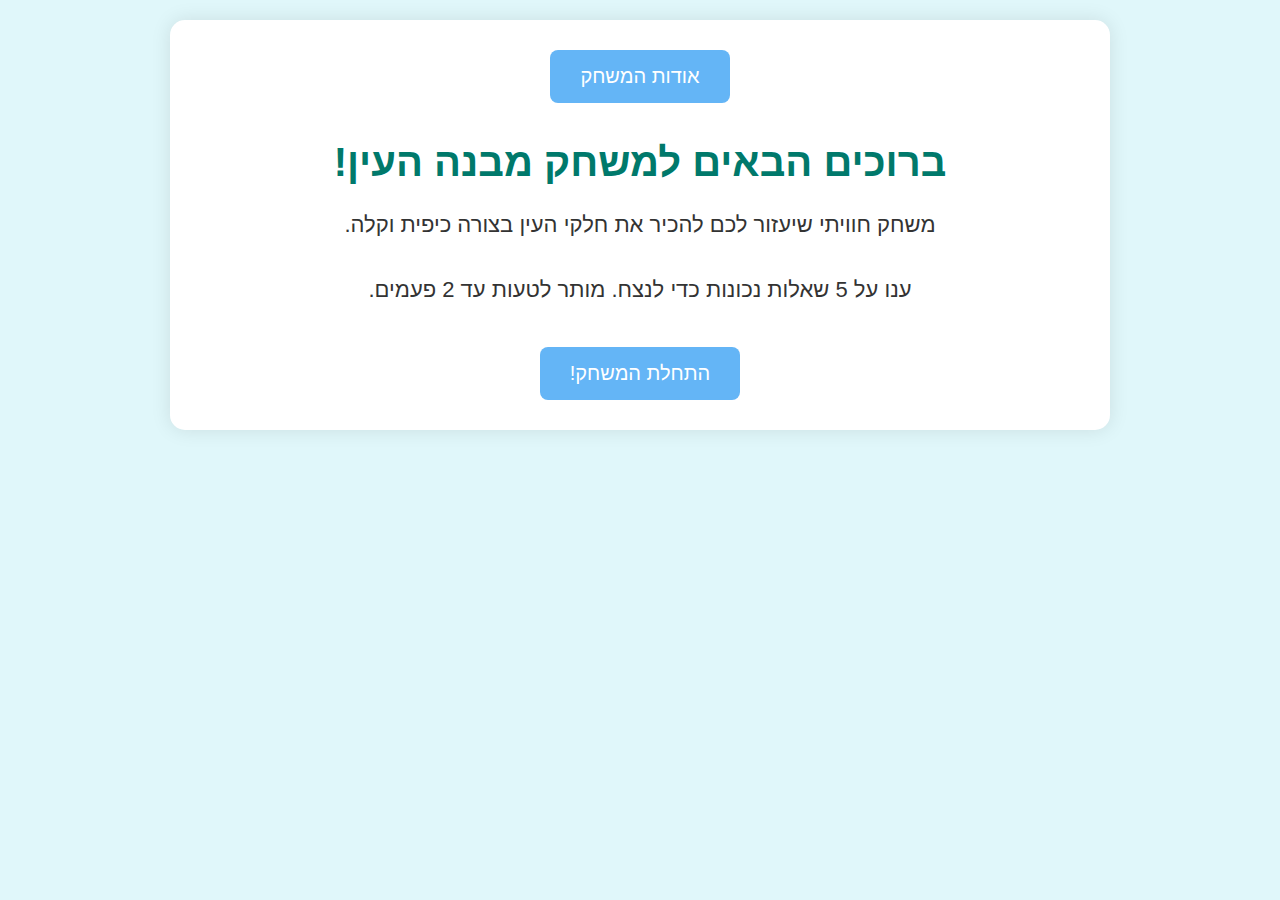
<file: index.html>
<!DOCTYPE html>
<html lang="he">
<head>
  <meta charset="UTF-8">
  <meta name="viewport" content="width=device-width, initial-scale=1.0">
  <title>משחק מבנה העין</title>
  <link rel="stylesheet" href="styles.css">
  <link rel="manifest" href="manifest.json">
  <meta name="theme-color" content="#00796b">
  <link rel="icon" href="images/icon192.png" sizes="192x192">
  <meta name="mobile-web-app-capable" content="yes">
  <meta name="apple-mobile-web-app-capable" content="yes">
  <meta name="apple-mobile-web-app-title" content="משחק מבנה העין">
  <meta name="apple-mobile-web-app-status-bar-style" content="default">
  <link rel="apple-touch-icon" href="images/icon192.png">
</head>
<body dir="rtl">
  <div class="container">
    <a href="about.html" class="about-link">אודות המשחק</a>

    <h1>ברוכים הבאים למשחק מבנה העין!</h1>

    <p>משחק חוויתי שיעזור לכם להכיר את חלקי העין בצורה כיפית וקלה.</p>
    <p>ענו על 5 שאלות נכונות כדי לנצח. מותר לטעות עד 2 פעמים.</p>

    <a href="game.html" class="start-button">התחלת המשחק!</a>
  </div>
</body>
</html>
</file>
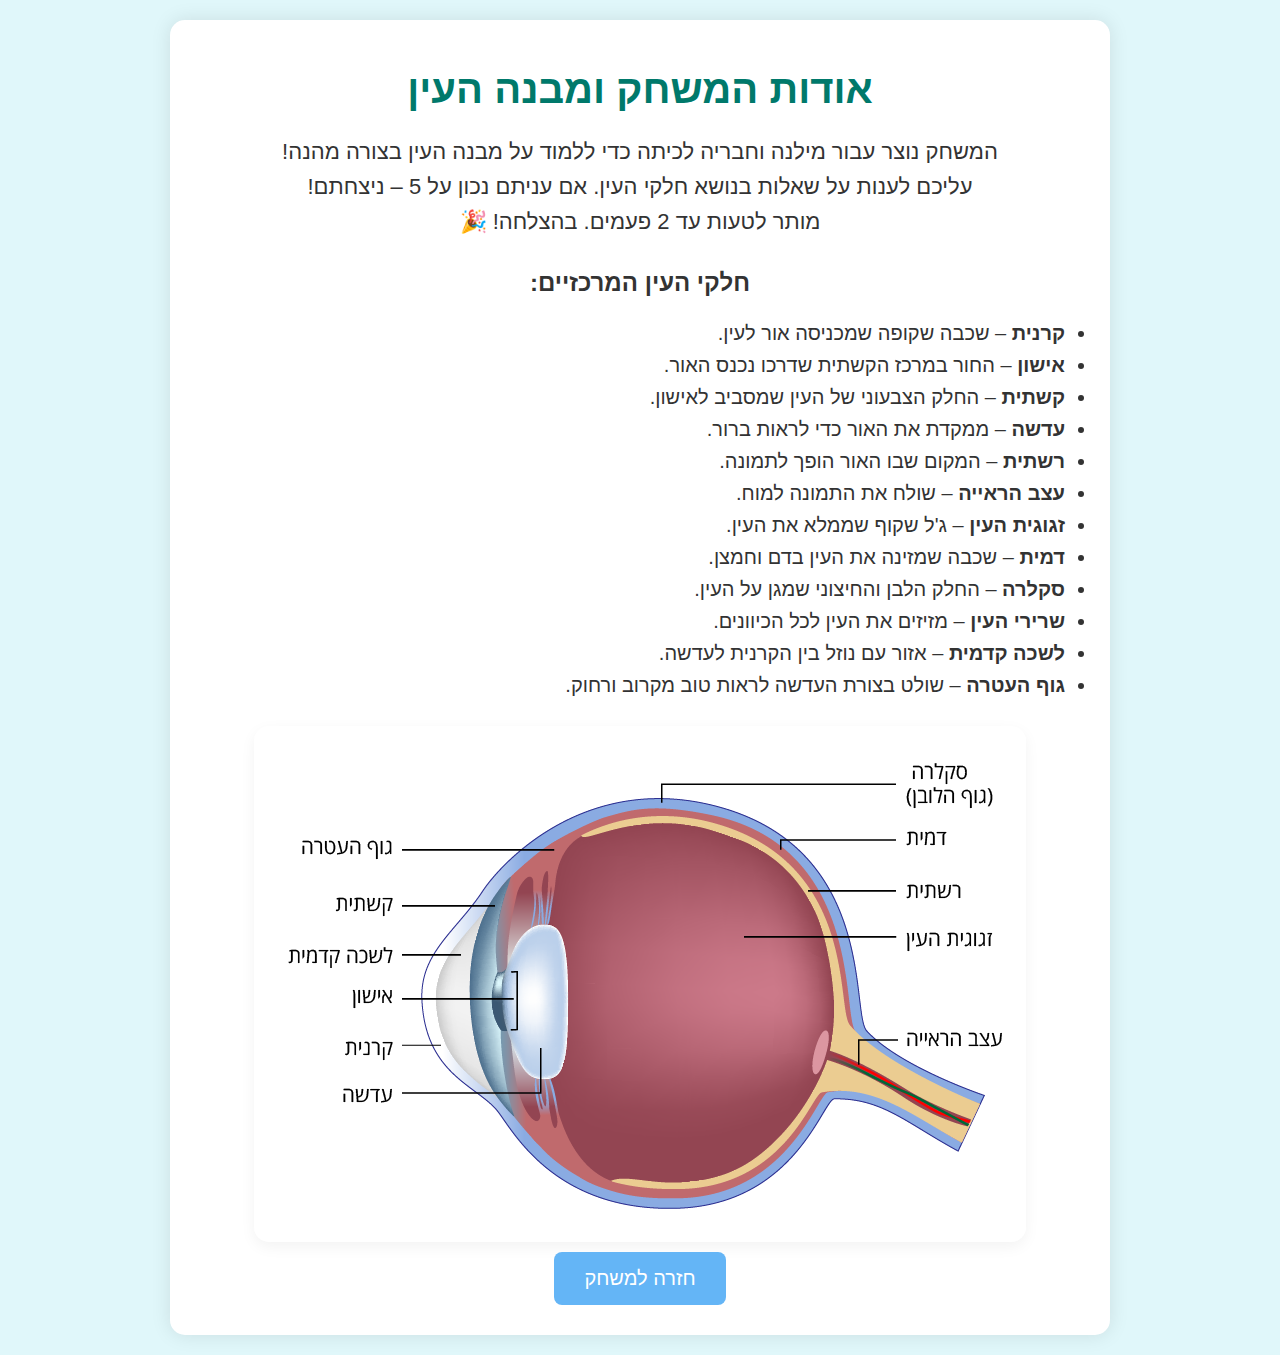
<file: about.html>
<!DOCTYPE html>
<html lang="he">
<head>
  <meta charset="UTF-8">
  <meta name="viewport" content="width=device-width, initial-scale=1.0">
  <title>אודות המשחק</title>
  <link rel="stylesheet" href="styles.css">
  <link rel="manifest" href="manifest.json">
  <meta name="theme-color" content="#00796b">
  <link rel="icon" href="images/icon192.png" sizes="192x192">
  <meta name="mobile-web-app-capable" content="yes">
  <meta name="apple-mobile-web-app-capable" content="yes">
  <meta name="apple-mobile-web-app-title" content="משחק מבנה העין">
  <meta name="apple-mobile-web-app-status-bar-style" content="default">
  <link rel="apple-touch-icon" href="images/icon192.png">
</head>
<body dir="rtl">
  <div class="container">
    <h1>אודות המשחק ומבנה העין</h1>

    <p>
      המשחק נוצר עבור מילנה וחבריה לכיתה כדי ללמוד על מבנה העין בצורה מהנה!<br>
      עליכם לענות על שאלות בנושא חלקי העין. אם עניתם נכון על 5 – ניצחתם!<br>
      מותר לטעות עד 2 פעמים. בהצלחה! 🎉
    </p>

    <h2>חלקי העין המרכזיים:</h2>

    <ul>
      <li><strong>קרנית</strong> – שכבה שקופה שמכניסה אור לעין.</li>
      <li><strong>אישון</strong> – החור במרכז הקשתית שדרכו נכנס האור.</li>
      <li><strong>קשתית</strong> – החלק הצבעוני של העין שמסביב לאישון.</li>
      <li><strong>עדשה</strong> – ממקדת את האור כדי לראות ברור.</li>
      <li><strong>רשתית</strong> – המקום שבו האור הופך לתמונה.</li>
      <li><strong>עצב הראייה</strong> – שולח את התמונה למוח.</li>
      <li><strong>זגוגית העין</strong> – ג'ל שקוף שממלא את העין.</li>
      <li><strong>דמית</strong> – שכבה שמזינה את העין בדם וחמצן.</li>
      <li><strong>סקלרה</strong> – החלק הלבן והחיצוני שמגן על העין.</li>
      <li><strong>שרירי העין</strong> – מזיזים את העין לכל הכיוונים.</li>
      <li><strong>לשכה קדמית</strong> – אזור עם נוזל בין הקרנית לעדשה.</li>
      <li><strong>גוף העטרה</strong> – שולט בצורת העדשה לראות טוב מקרוב ורחוק.</li>
    </ul>

    <img src="images/eye.png" alt="מבנה העין">

    <a href="game.html" class="start-button">חזרה למשחק</a>
  </div>
</body>
</html>
</file>
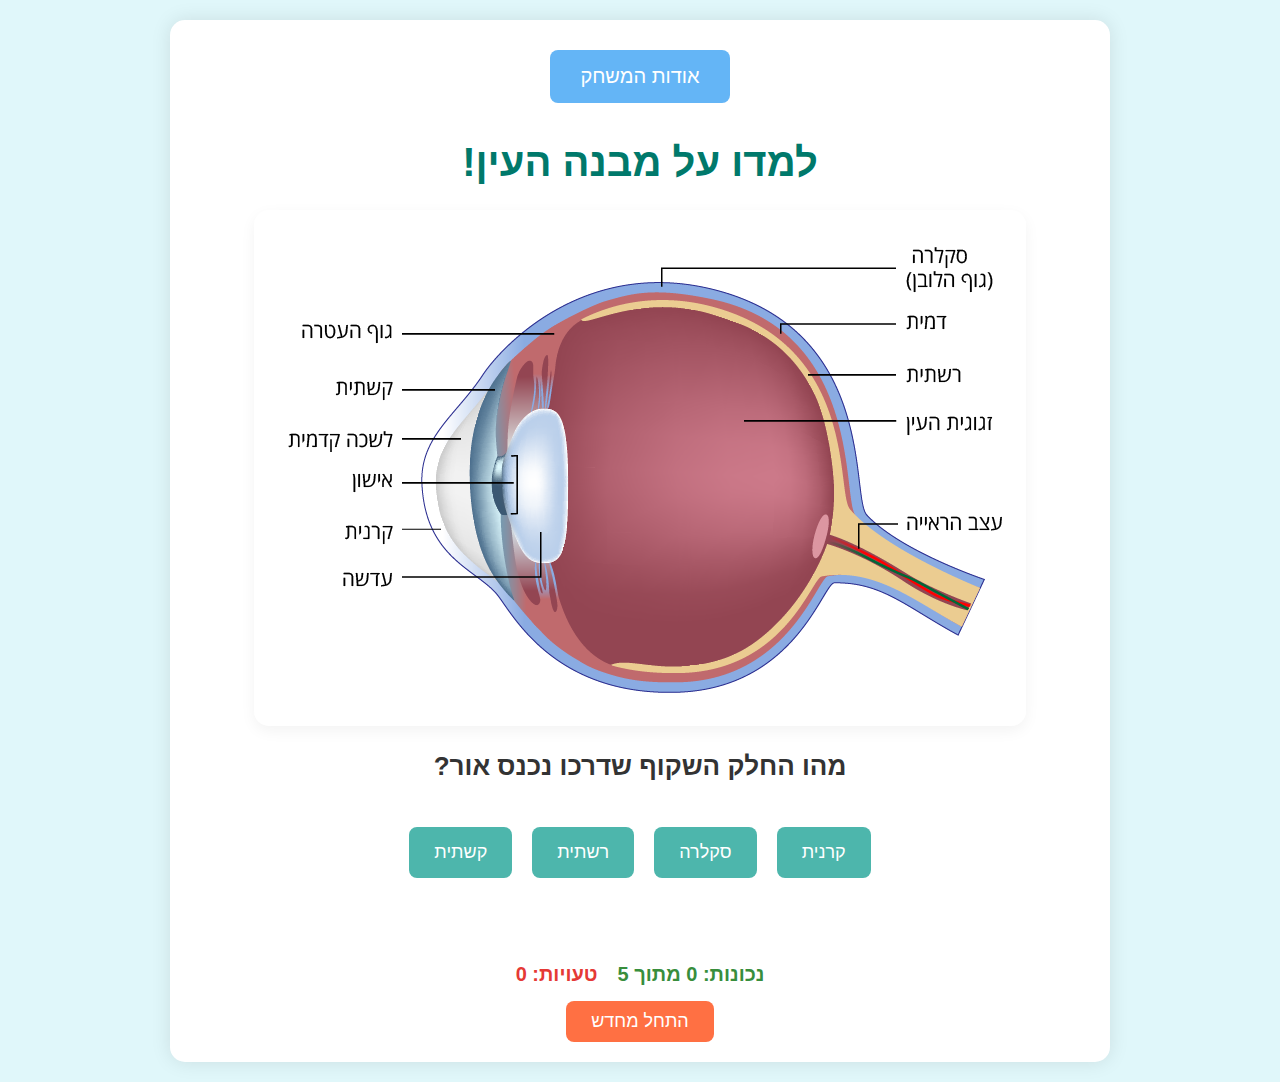
<file: game.html>
<!DOCTYPE html>
<html lang="he">
<head>
  <meta charset="UTF-8">
  <meta name="viewport" content="width=device-width, initial-scale=1.0">
  <title>משחק מבנה העין</title>
  <link rel="stylesheet" href="styles.css">
  <link rel="manifest" href="manifest.json">
  <meta name="theme-color" content="#00796b">
  <link rel="icon" href="images/icon192.png" sizes="192x192">
  <meta name="mobile-web-app-capable" content="yes">
  <meta name="apple-mobile-web-app-capable" content="yes">
  <meta name="apple-mobile-web-app-title" content="משחק מבנה העין">
  <meta name="apple-mobile-web-app-status-bar-style" content="default">
  <link rel="apple-touch-icon" href="images/icon192.png">  
</head>
<body dir="rtl">
  <div class="container">
    <a href="about.html" class="about-link">אודות המשחק</a>

    <h1>למדו על מבנה העין!</h1>

    <img id="eye-image" src="images/eye.png" alt="עין">

    <p id="question">...טוען שאלה</p>

    <div id="options"></div>

    <p id="result"></p>

    <div id="game-info">
      <span id="correct-counter">נכונות: 0 מתוך 5</span>
      <span id="wrong-counter">טעויות: 0</span>
    </div>

    
    <button id="restart-btn">התחל מחדש</button>
  </div>

  <script src="script.js"></script>
</body>
</html>
</file>
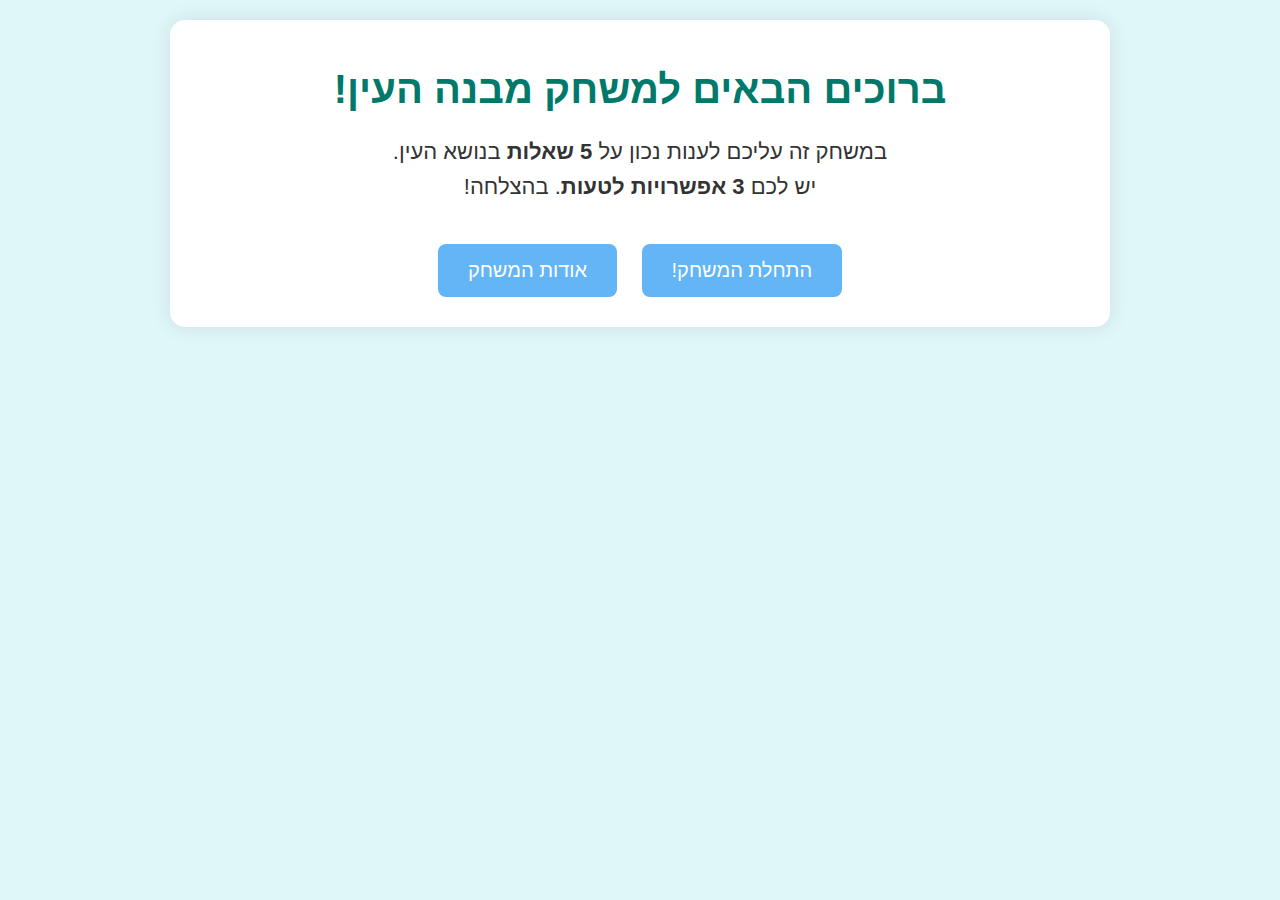
<file: start.html>
<!DOCTYPE html>
<html lang="he">
<head>
    <meta charset="UTF-8">
    <title>ברוכים הבאים למשחק העין!</title>
    <link rel="stylesheet" href="styles.css">
</head>
<body dir="rtl">
    <div class="container">
        <h1>ברוכים הבאים למשחק מבנה העין!</h1>
        <p>
            במשחק זה עליכם לענות נכון על <strong>5 שאלות</strong> בנושא העין.<br>
            יש לכם <strong>3 אפשרויות לטעות</strong>. בהצלחה!
        </p>
        <a href="game.html" class="start-button">התחלת המשחק!</a>
        <a href="about.html" class="about-link">אודות המשחק</a>
    </div>
</body>
</html>
</file>
<file: styles.css>
/* Базовые стили */
body {
    font-family: "Comic Sans MS", cursive, sans-serif;
    background-color: #e0f7fa;
    color: #333;
    margin: 0;
    padding: 0;
    direction: rtl;
}

/* Главный контейнер */
.container {
    margin: 20px auto;
    max-width: 900px;
    padding: 20px;
    background-color: #ffffff;
    border-radius: 15px;
    box-shadow: 0 0 20px rgba(0,0,0,0.1);
    text-align: center;
}

/* Заголовки */
h1 {
    color: #00796b;
    font-size: 40px;
    margin-bottom: 20px;
}

/* Обычные параграфы */
.container p {
    font-size: 22px;
    line-height: 1.6;
    margin-bottom: 30px;
}

/* Вопрос */
#question {
    font-size: 26px;
    font-weight: bold;
    margin-top: 20px;
}

/* Кнопки с вариантами ответов */
.option {
    padding: 15px 25px;
    margin: 10px;
    font-size: 18px;
    cursor: pointer;
    background-color: #4db6ac;
    color: white;
    border: none;
    border-radius: 8px;
    transition: background-color 0.3s;
}

.option:hover {
    background-color: #00897b;
    transform: scale(1.05);
}

/* Ответ — правильно или неправильно */
#result {
    height: 25px; /* ← фиксируем высоту блока */
    margin-top: 20px;
    font-size: 22px;
    font-weight: bold;
    display: flex;
    justify-content: center;
    align-items: center;
}

/* Кнопка и ссылка */
.about-link, .start-button {
    display: inline-block;
    padding: 15px 30px;
    margin: 10px;
    font-size: 20px;
    background-color: #64b5f6;
    color: white;
    text-decoration: none;
    border-radius: 8px;
    transition: background-color 0.3s;
}

.about-link:hover, .start-button:hover {
    background-color: #1976d2;
}

/* Статистика */
#game-info {
    margin-top: 20px;
    display: flex;
    align-items: center;
    justify-content: center;
    gap: 20px;
    flex-wrap: wrap;
}

#wrong-counter, #correct-counter {
    font-size: 20px;
    font-weight: bold;
}

#wrong-counter {
    color: #e53935;
}

#correct-counter {
    color: #388e3c;
}

/* Кнопка перезапуска */
#restart-btn {
    margin-top: 15px; /* Отступ от счётчиков */
    padding: 10px 25px;
    font-size: 18px;
    background-color: #ff7043;
    color: white;
    border: none;
    border-radius: 8px;
    cursor: pointer;
    transition: background-color 0.3s;
}

#restart-btn:hover {
    background-color: #d84315;
}

/* Картинка */
img {
    max-width: 100%;
    height: auto;
    margin: 25px auto 0;
    display: block; /* Центровка */
    border-radius: 15px;
    box-shadow: 0 5px 15px rgba(0,0,0,0.05);
}

/* Списки в about.html */
ul {
    text-align: right;
    font-size: 20px;
    line-height: 1.6;
    margin: 20px 0;
    padding-right: 25px;
}

/* 📱 Адаптивность для телефонов */
@media (max-width: 600px) {
    body {
        font-size: 14px;
    }

    h1 {
        font-size: 28px;
    }

    #question {
        font-size: 20px;
    }

    .option {
        font-size: 16px;
        padding: 10px 20px;
        margin: 6px;
    }

    #restart-btn {
        font-size: 16px;
        padding: 10px 20px;
    }

    #correct-counter,
    #wrong-counter {
        font-size: 16px;
    }

    .container {
        padding: 10px;
        margin: 10px;
    }
}
</file>
